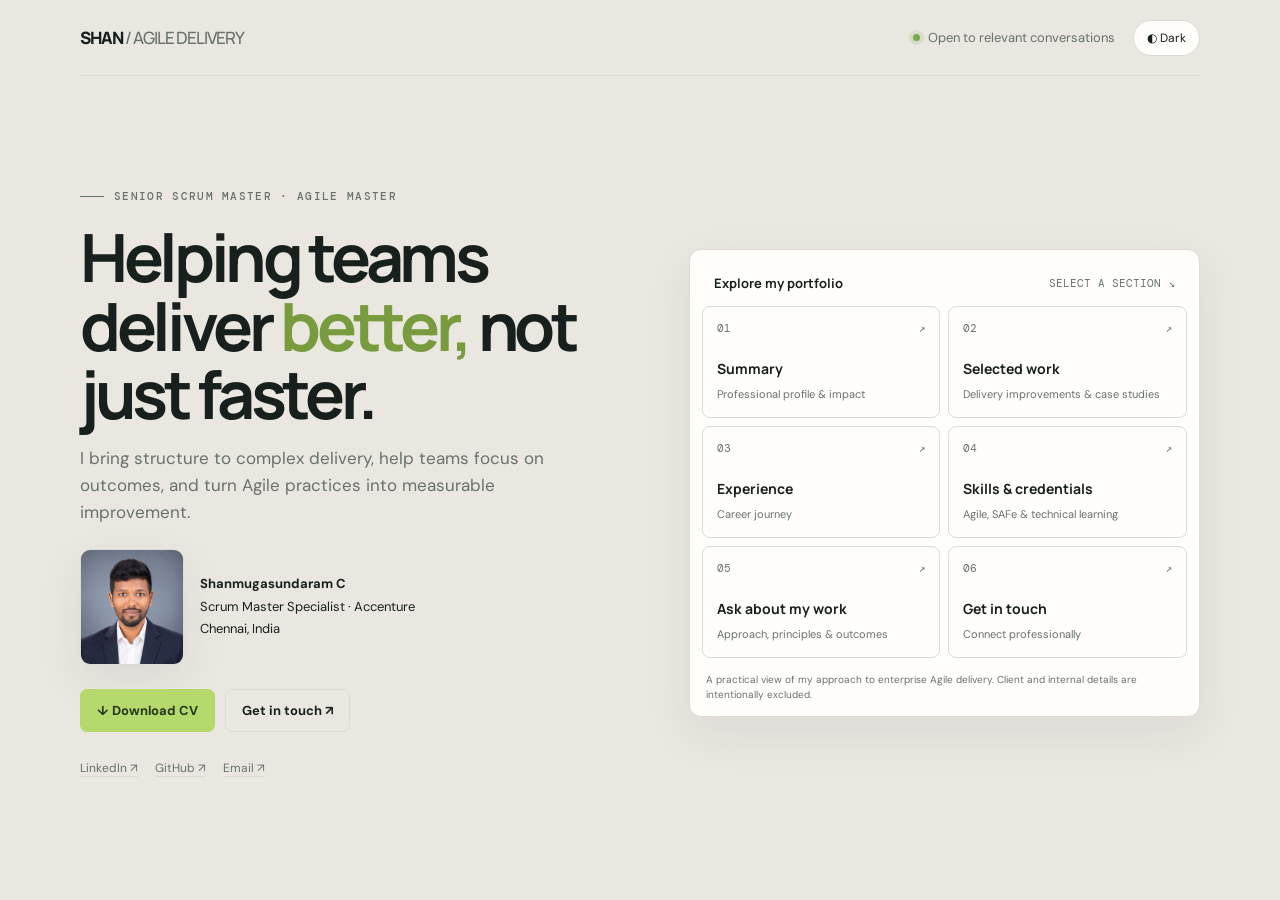
<file: index.html>
<!doctype html><html lang="en"><head><meta charset="utf-8"><meta name="viewport" content="width=device-width,initial-scale=1"><meta name="theme-color" content="#EAE7E1"><meta name="description" content="Shanmugasundaram C — Senior Scrum Master and Agile delivery professional focused on enterprise delivery, SAFe, and measurable team outcomes."><title>Home | Shanmugasundaram C</title><link rel="stylesheet" href="assets/styles.css"><script defer src="assets/script.js"></script></head><body><div class="shell"><header class="topbar"><a class="brand" href="/">SHAN<span> / AGILE DELIVERY</span></a><div class="topright"><span class="status"><i class="dot"></i> Open to relevant conversations</span><button class="theme" data-theme-toggle aria-label="Toggle color theme">◐ Dark</button></div></header><main class="home"><section><div class="eyebrow">Senior Scrum Master · Agile Master</div><h1>Helping teams deliver <em>better,</em> not just faster.</h1><p class="subhead">I bring structure to complex delivery, help teams focus on outcomes, and turn Agile practices into measurable improvement.</p><div class="profile-identity"><img class="profile-photo" src="assets/shan-profile.png" alt="Professional portrait of Shanmugasundaram C"><p class="identity"><strong>Shanmugasundaram C</strong><br>Scrum Master Specialist · Accenture<br>Chennai, India</p></div><div class="actions"><a class="btn primary" href="/assets/Shanmugasundaram_C_Profile.pdf" download>↓ Download CV</a><a class="btn" href="/contact">Get in touch ↗</a></div><div class="socials"><a href="https://www.linkedin.com/in/shan-c/" target="_blank" rel="noopener">LinkedIn ↗</a><a href="https://github.com/Shanmca13" target="_blank" rel="noopener">GitHub ↗</a><a href="mailto:shan.chinnathambi@accenture.com">Email ↗</a></div></section><section class="navpanel"><div class="navhead"><strong>Explore my portfolio</strong><span>SELECT A SECTION ↘</span></div><div class="navgrid"><a class="navcard" href="/summary"><span class="num">01 <span class="arrow">↗</span></span><div><strong>Summary</strong><small>Professional profile & impact</small></div></a><a class="navcard" href="/work"><span class="num">02 <span class="arrow">↗</span></span><div><strong>Selected work</strong><small>Delivery improvements & case studies</small></div></a><a class="navcard" href="/experience"><span class="num">03 <span class="arrow">↗</span></span><div><strong>Experience</strong><small>Career journey</small></div></a><a class="navcard" href="/skills"><span class="num">04 <span class="arrow">↗</span></span><div><strong>Skills & credentials</strong><small>Agile, SAFe & technical learning</small></div></a><a class="navcard" href="/ask"><span class="num">05 <span class="arrow">↗</span></span><div><strong>Ask about my work</strong><small>Approach, principles & outcomes</small></div></a><a class="navcard" href="/contact"><span class="num">06 <span class="arrow">↗</span></span><div><strong>Get in touch</strong><small>Connect professionally</small></div></a></div><p class="footnote">A practical view of my approach to enterprise Agile delivery. Client and internal details are intentionally excluded.</p></section></main></div></body></html>
</file>
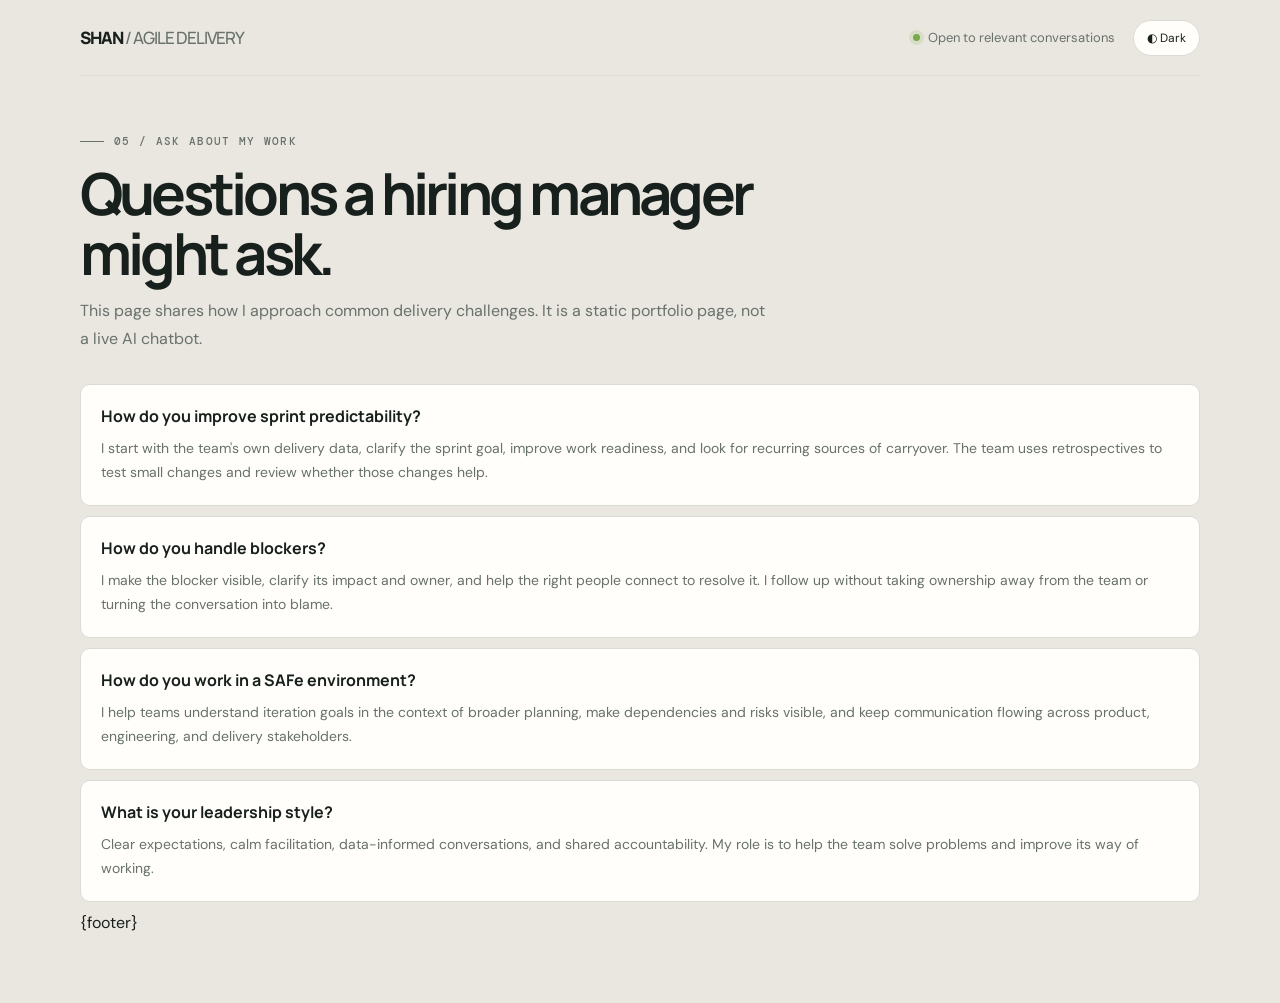
<file: ask/index.html>
<!doctype html><html lang="en"><head><meta charset="utf-8"><meta name="viewport" content="width=device-width,initial-scale=1"><meta name="theme-color" content="#EAE7E1"><meta name="description" content="Shanmugasundaram C — Senior Scrum Master and Agile delivery professional focused on enterprise delivery, SAFe, and measurable team outcomes."><title>Ask About My Work | Shanmugasundaram C</title><link rel="stylesheet" href="../assets/styles.css"><script defer src="../assets/script.js"></script></head><body><div class="shell"><header class="topbar"><a class="brand" href="/">SHAN<span> / AGILE DELIVERY</span></a><div class="topright"><span class="status"><i class="dot"></i> Open to relevant conversations</span><button class="theme" data-theme-toggle aria-label="Toggle color theme">◐ Dark</button></div></header><main class="page"><div class="pagehead"><div class="eyebrow">05 / Ask about my work</div><h1>Questions a hiring manager might ask.</h1><p>This page shares how I approach common delivery challenges. It is a static portfolio page, not a live AI chatbot.</p></div><article class="qa"><h2>How do you improve sprint predictability?</h2><p>I start with the team's own delivery data, clarify the sprint goal, improve work readiness, and look for recurring sources of carryover. The team uses retrospectives to test small changes and review whether those changes help.</p></article><article class="qa"><h2>How do you handle blockers?</h2><p>I make the blocker visible, clarify its impact and owner, and help the right people connect to resolve it. I follow up without taking ownership away from the team or turning the conversation into blame.</p></article><article class="qa"><h2>How do you work in a SAFe environment?</h2><p>I help teams understand iteration goals in the context of broader planning, make dependencies and risks visible, and keep communication flowing across product, engineering, and delivery stakeholders.</p></article><article class="qa"><h2>What is your leadership style?</h2><p>Clear expectations, calm facilitation, data-informed conversations, and shared accountability. My role is to help the team solve problems and improve its way of working.</p></article>{footer}</main></div></body></html>
</file>
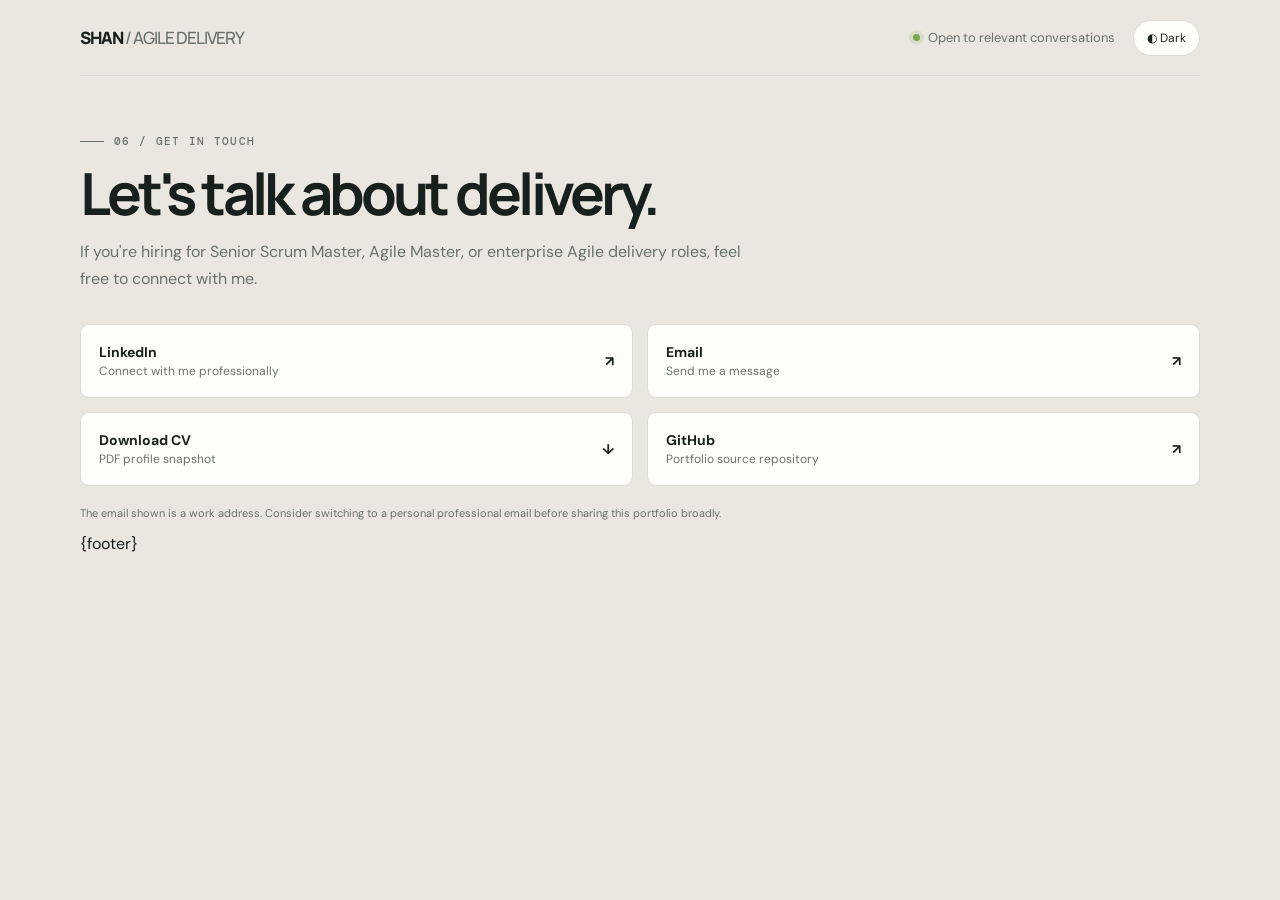
<file: contact/index.html>
<!doctype html><html lang="en"><head><meta charset="utf-8"><meta name="viewport" content="width=device-width,initial-scale=1"><meta name="theme-color" content="#EAE7E1"><meta name="description" content="Shanmugasundaram C — Senior Scrum Master and Agile delivery professional focused on enterprise delivery, SAFe, and measurable team outcomes."><title>Contact | Shanmugasundaram C</title><link rel="stylesheet" href="../assets/styles.css"><script defer src="../assets/script.js"></script></head><body><div class="shell"><header class="topbar"><a class="brand" href="/">SHAN<span> / AGILE DELIVERY</span></a><div class="topright"><span class="status"><i class="dot"></i> Open to relevant conversations</span><button class="theme" data-theme-toggle aria-label="Toggle color theme">◐ Dark</button></div></header><main class="page"><div class="pagehead"><div class="eyebrow">06 / Get in touch</div><h1>Let's talk about delivery.</h1><p>If you're hiring for Senior Scrum Master, Agile Master, or enterprise Agile delivery roles, feel free to connect with me.</p></div><div class="contactgrid"><a class="contactlink" href="https://www.linkedin.com/in/shan-c/" target="_blank" rel="noopener"><div>LinkedIn<br><span>Connect with me professionally</span></div><b>↗</b></a><a class="contactlink" href="mailto:shan.chinnathambi@accenture.com"><div>Email<br><span>Send me a message</span></div><b>↗</b></a><a class="contactlink" href="/assets/Shanmugasundaram_C_Profile.pdf" download><div>Download CV<br><span>PDF profile snapshot</span></div><b>↓</b></a><a class="contactlink" href="https://github.com/Shanmca13" target="_blank" rel="noopener"><div>GitHub<br><span>Portfolio source repository</span></div><b>↗</b></a></div><p class="disclaimer">The email shown is a work address. Consider switching to a personal professional email before sharing this portfolio broadly.</p>{footer}</main></div></body></html>
</file>
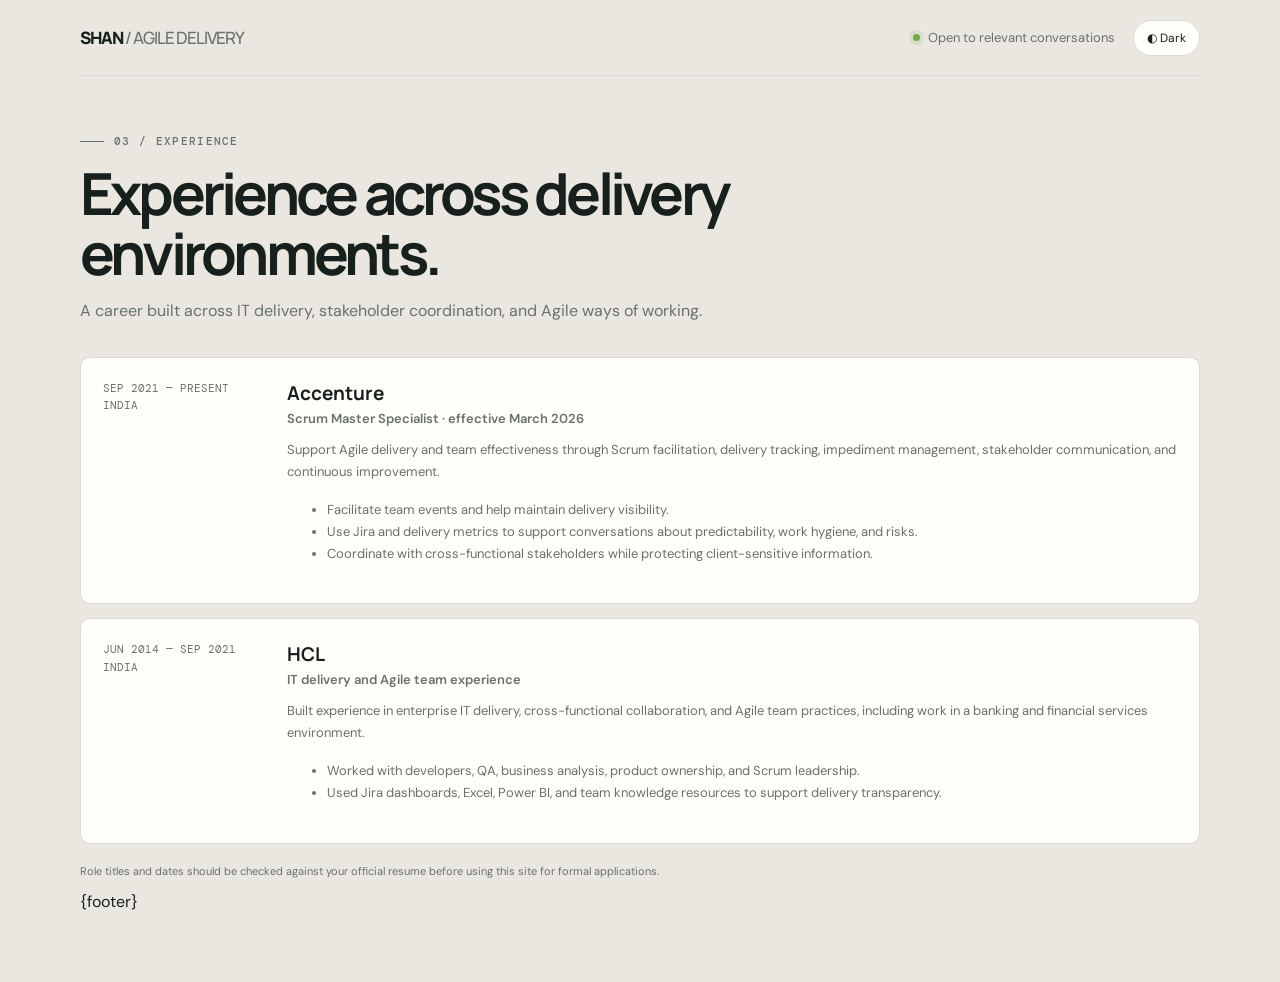
<file: experience/index.html>
<!doctype html><html lang="en"><head><meta charset="utf-8"><meta name="viewport" content="width=device-width,initial-scale=1"><meta name="theme-color" content="#EAE7E1"><meta name="description" content="Shanmugasundaram C — Senior Scrum Master and Agile delivery professional focused on enterprise delivery, SAFe, and measurable team outcomes."><title>Experience | Shanmugasundaram C</title><link rel="stylesheet" href="../assets/styles.css"><script defer src="../assets/script.js"></script></head><body><div class="shell"><header class="topbar"><a class="brand" href="/">SHAN<span> / AGILE DELIVERY</span></a><div class="topright"><span class="status"><i class="dot"></i> Open to relevant conversations</span><button class="theme" data-theme-toggle aria-label="Toggle color theme">◐ Dark</button></div></header><main class="page"><div class="pagehead"><div class="eyebrow">03 / Experience</div><h1>Experience across delivery environments.</h1><p>A career built across IT delivery, stakeholder coordination, and Agile ways of working.</p></div><div class="timeline"><article class="role"><div class="date">SEP 2021 — PRESENT<br>INDIA</div><div><h2>Accenture</h2><h3>Scrum Master Specialist · effective March 2026</h3><p>Support Agile delivery and team effectiveness through Scrum facilitation, delivery tracking, impediment management, stakeholder communication, and continuous improvement.</p><ul><li>Facilitate team events and help maintain delivery visibility.</li><li>Use Jira and delivery metrics to support conversations about predictability, work hygiene, and risks.</li><li>Coordinate with cross-functional stakeholders while protecting client-sensitive information.</li></ul></div></article><article class="role"><div class="date">JUN 2014 — SEP 2021<br>INDIA</div><div><h2>HCL</h2><h3>IT delivery and Agile team experience</h3><p>Built experience in enterprise IT delivery, cross-functional collaboration, and Agile team practices, including work in a banking and financial services environment.</p><ul><li>Worked with developers, QA, business analysis, product ownership, and Scrum leadership.</li><li>Used Jira dashboards, Excel, Power BI, and team knowledge resources to support delivery transparency.</li></ul></div></article></div><p class="disclaimer">Role titles and dates should be checked against your official resume before using this site for formal applications.</p>{footer}</main></div></body></html>
</file>
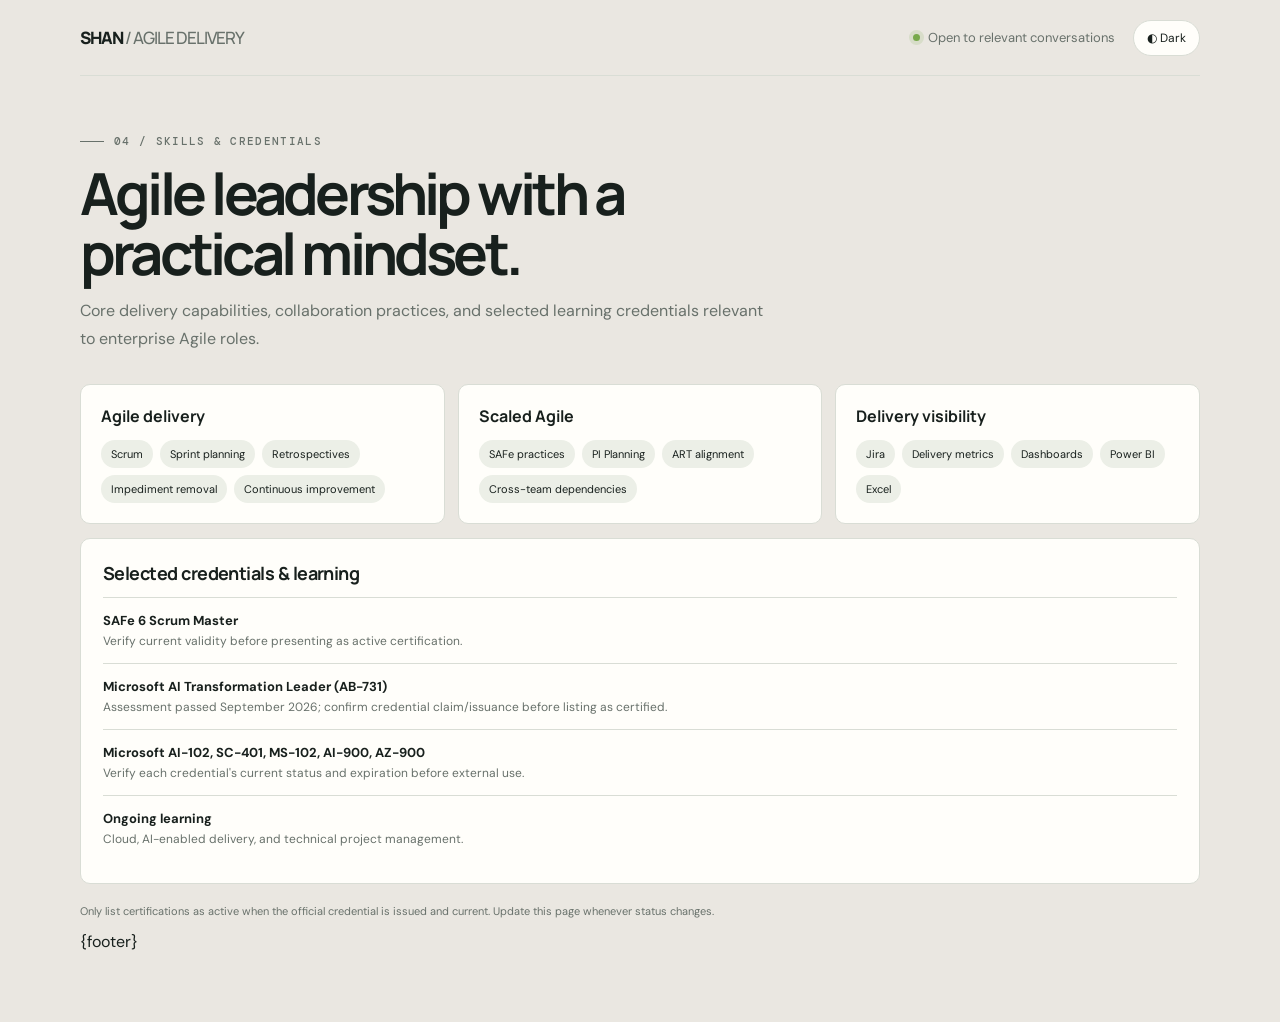
<file: skills/index.html>
<!doctype html><html lang="en"><head><meta charset="utf-8"><meta name="viewport" content="width=device-width,initial-scale=1"><meta name="theme-color" content="#EAE7E1"><meta name="description" content="Shanmugasundaram C — Senior Scrum Master and Agile delivery professional focused on enterprise delivery, SAFe, and measurable team outcomes."><title>Skills & Credentials | Shanmugasundaram C</title><link rel="stylesheet" href="../assets/styles.css"><script defer src="../assets/script.js"></script></head><body><div class="shell"><header class="topbar"><a class="brand" href="/">SHAN<span> / AGILE DELIVERY</span></a><div class="topright"><span class="status"><i class="dot"></i> Open to relevant conversations</span><button class="theme" data-theme-toggle aria-label="Toggle color theme">◐ Dark</button></div></header><main class="page"><div class="pagehead"><div class="eyebrow">04 / Skills & credentials</div><h1>Agile leadership with a practical mindset.</h1><p>Core delivery capabilities, collaboration practices, and selected learning credentials relevant to enterprise Agile roles.</p></div><div class="skillgrid"><article class="skill"><h2>Agile delivery</h2><div class="pills"><span class="pill">Scrum</span><span class="pill">Sprint planning</span><span class="pill">Retrospectives</span><span class="pill">Impediment removal</span><span class="pill">Continuous improvement</span></div></article><article class="skill"><h2>Scaled Agile</h2><div class="pills"><span class="pill">SAFe practices</span><span class="pill">PI Planning</span><span class="pill">ART alignment</span><span class="pill">Cross-team dependencies</span></div></article><article class="skill"><h2>Delivery visibility</h2><div class="pills"><span class="pill">Jira</span><span class="pill">Delivery metrics</span><span class="pill">Dashboards</span><span class="pill">Power BI</span><span class="pill">Excel</span></div></article></div><div class="panel" style="margin-top:14px"><h2>Selected credentials & learning</h2><div class="credential"><strong>SAFe 6 Scrum Master</strong><span>Verify current validity before presenting as active certification.</span></div><div class="credential"><strong>Microsoft AI Transformation Leader (AB-731)</strong><span>Assessment passed September 2026; confirm credential claim/issuance before listing as certified.</span></div><div class="credential"><strong>Microsoft AI-102, SC-401, MS-102, AI-900, AZ-900</strong><span>Verify each credential's current status and expiration before external use.</span></div><div class="credential"><strong>Ongoing learning</strong><span>Cloud, AI-enabled delivery, and technical project management.</span></div></div><p class="disclaimer">Only list certifications as active when the official credential is issued and current. Update this page whenever status changes.</p>{footer}</main></div></body></html>
</file>
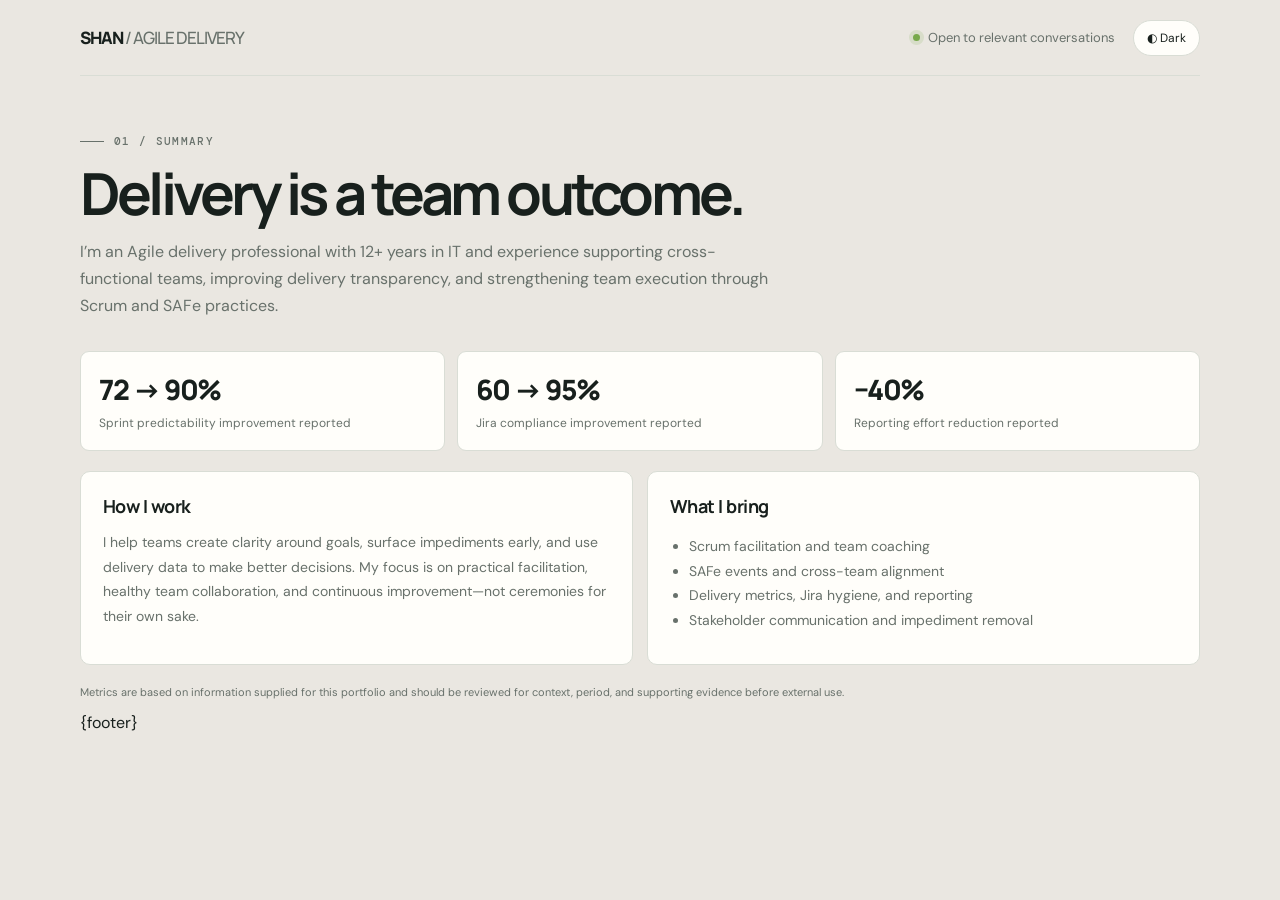
<file: summary/index.html>
<!doctype html><html lang="en"><head><meta charset="utf-8"><meta name="viewport" content="width=device-width,initial-scale=1"><meta name="theme-color" content="#EAE7E1"><meta name="description" content="Shanmugasundaram C — Senior Scrum Master and Agile delivery professional focused on enterprise delivery, SAFe, and measurable team outcomes."><title>Summary | Shanmugasundaram C</title><link rel="stylesheet" href="../assets/styles.css"><script defer src="../assets/script.js"></script></head><body><div class="shell"><header class="topbar"><a class="brand" href="/">SHAN<span> / AGILE DELIVERY</span></a><div class="topright"><span class="status"><i class="dot"></i> Open to relevant conversations</span><button class="theme" data-theme-toggle aria-label="Toggle color theme">◐ Dark</button></div></header><main class="page"><div class="pagehead"><div class="eyebrow">01 / Summary</div><h1>Delivery is a team outcome.</h1><p>I’m an Agile delivery professional with 12+ years in IT and experience supporting cross-functional teams, improving delivery transparency, and strengthening team execution through Scrum and SAFe practices.</p></div><div class="metricgrid"><div class="metric"><b>72 → 90%</b><span>Sprint predictability improvement reported</span></div><div class="metric"><b>60 → 95%</b><span>Jira compliance improvement reported</span></div><div class="metric"><b>−40%</b><span>Reporting effort reduction reported</span></div></div><div class="layout"><article class="panel"><h2>How I work</h2><p>I help teams create clarity around goals, surface impediments early, and use delivery data to make better decisions. My focus is on practical facilitation, healthy team collaboration, and continuous improvement—not ceremonies for their own sake.</p></article><article class="panel"><h2>What I bring</h2><ul><li>Scrum facilitation and team coaching</li><li>SAFe events and cross-team alignment</li><li>Delivery metrics, Jira hygiene, and reporting</li><li>Stakeholder communication and impediment removal</li></ul></article></div><p class="disclaimer">Metrics are based on information supplied for this portfolio and should be reviewed for context, period, and supporting evidence before external use.</p>{footer}</main></div></body></html>
</file>
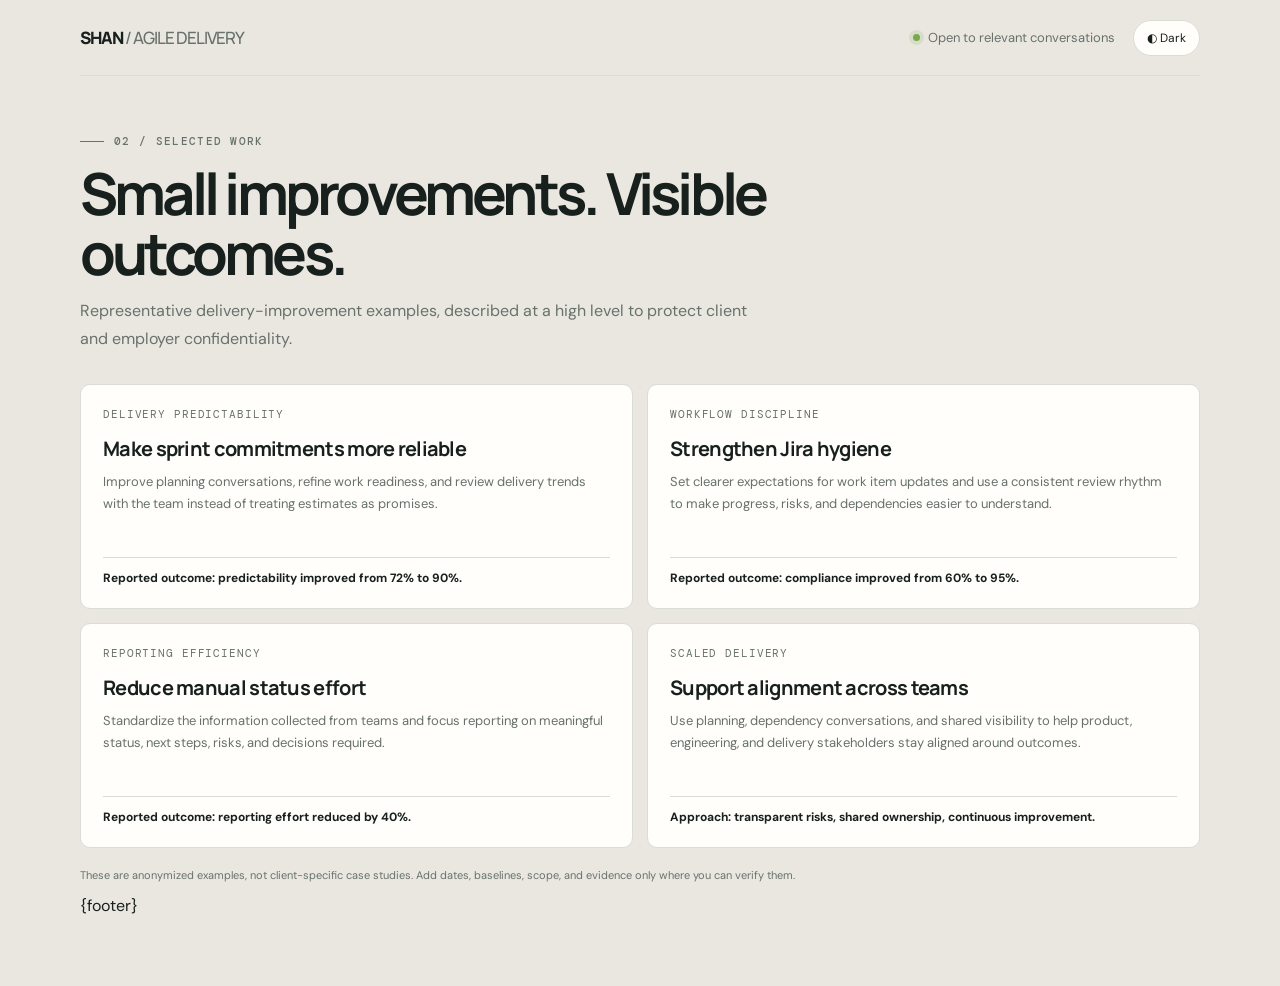
<file: work/index.html>
<!doctype html><html lang="en"><head><meta charset="utf-8"><meta name="viewport" content="width=device-width,initial-scale=1"><meta name="theme-color" content="#EAE7E1"><meta name="description" content="Shanmugasundaram C — Senior Scrum Master and Agile delivery professional focused on enterprise delivery, SAFe, and measurable team outcomes."><title>Selected Work | Shanmugasundaram C</title><link rel="stylesheet" href="../assets/styles.css"><script defer src="../assets/script.js"></script></head><body><div class="shell"><header class="topbar"><a class="brand" href="/">SHAN<span> / AGILE DELIVERY</span></a><div class="topright"><span class="status"><i class="dot"></i> Open to relevant conversations</span><button class="theme" data-theme-toggle aria-label="Toggle color theme">◐ Dark</button></div></header><main class="page"><div class="pagehead"><div class="eyebrow">02 / Selected work</div><h1>Small improvements. Visible outcomes.</h1><p>Representative delivery-improvement examples, described at a high level to protect client and employer confidentiality.</p></div><div class="cards"><article class="case"><span class="tag">Delivery predictability</span><h2>Make sprint commitments more reliable</h2><p>Improve planning conversations, refine work readiness, and review delivery trends with the team instead of treating estimates as promises.</p><div class="result">Reported outcome: predictability improved from 72% to 90%.</div></article><article class="case"><span class="tag">Workflow discipline</span><h2>Strengthen Jira hygiene</h2><p>Set clearer expectations for work item updates and use a consistent review rhythm to make progress, risks, and dependencies easier to understand.</p><div class="result">Reported outcome: compliance improved from 60% to 95%.</div></article><article class="case"><span class="tag">Reporting efficiency</span><h2>Reduce manual status effort</h2><p>Standardize the information collected from teams and focus reporting on meaningful status, next steps, risks, and decisions required.</p><div class="result">Reported outcome: reporting effort reduced by 40%.</div></article><article class="case"><span class="tag">Scaled delivery</span><h2>Support alignment across teams</h2><p>Use planning, dependency conversations, and shared visibility to help product, engineering, and delivery stakeholders stay aligned around outcomes.</p><div class="result">Approach: transparent risks, shared ownership, continuous improvement.</div></article></div><p class="disclaimer">These are anonymized examples, not client-specific case studies. Add dates, baselines, scope, and evidence only where you can verify them.</p>{footer}</main></div></body></html>
</file>
<file: assets/styles.css>
@import url('https://fonts.googleapis.com/css2?family=DM+Mono:wght@400;500&family=DM+Sans:wght@400;500;600;700&family=Manrope:wght@400;500;600;700;800&display=swap');
:root{--bg:#EAE7E1;--panel:#fffefa;--ink:#18201d;--muted:#68716b;--line:#d9ddd5;--accent:#b5d96c;--accent-ink:#26361a;--chip:#ecefe7;--shadow:0 16px 48px rgba(30,40,28,.07)}
[data-theme="dark"]{--bg:#151916;--panel:#1d231f;--ink:#edf1e9;--muted:#a9b2a8;--line:#39423a;--accent:#c4ed7a;--accent-ink:#202c16;--chip:#293129;--shadow:0 16px 48px rgba(0,0,0,.18)}
*{box-sizing:border-box}html{min-height:100%;scroll-behavior:smooth}body{margin:0;background:var(--bg);color:var(--ink);font-family:'DM Sans',sans-serif;transition:background .2s,color .2s}a{color:inherit;text-decoration:none}button{font:inherit}.shell{width:min(1120px,calc(100% - 48px));margin:auto}.topbar{height:76px;display:flex;align-items:center;justify-content:space-between;border-bottom:1px solid var(--line)}.brand{font:800 17px Manrope,sans-serif;letter-spacing:-.06em}.brand span{color:var(--muted);font-weight:500}.topright{display:flex;gap:18px;align-items:center;color:var(--muted);font-size:13px}.status{display:flex;gap:8px;align-items:center}.dot{height:7px;width:7px;border-radius:50%;background:#78a94b;box-shadow:0 0 0 4px color-mix(in srgb,#78a94b 16%,transparent)}.theme{border:1px solid var(--line);border-radius:999px;background:var(--panel);color:var(--ink);padding:9px 13px;cursor:pointer;font-size:12px}.home{min-height:calc(100vh - 77px);display:grid;grid-template-columns:minmax(0,1.02fr) minmax(360px,.98fr);gap:clamp(34px,6vw,88px);align-items:center;padding:34px 0 44px}.eyebrow,.mono{font:500 11px 'DM Mono',monospace;letter-spacing:.12em;text-transform:uppercase;color:var(--muted)}.eyebrow{display:flex;gap:10px;align-items:center}.eyebrow:before{content:'';width:24px;height:1px;background:var(--muted)}h1,h2,h3,p{margin-top:0}h1{font:700 clamp(42px,5.2vw,69px)/1.03 Manrope,sans-serif;letter-spacing:-.065em;margin:20px 0 16px;max-width:620px}h1 em{font-style:normal;color:#789b3e} .subhead{font-size:17px;line-height:1.6;color:var(--muted);max-width:510px;margin-bottom:22px}.identity{font-size:13px;line-height:1.7;margin:0 0 26px}.identity strong{font-weight:700}.actions{display:flex;gap:10px;flex-wrap:wrap;margin-bottom:28px}.btn{display:inline-flex;align-items:center;justify-content:center;gap:8px;padding:12px 16px;border:1px solid var(--line);border-radius:7px;font-size:13px;font-weight:700;transition:transform .15s,background .15s}.btn:hover,.navcard:hover{transform:translateY(-2px)}.btn.primary{background:var(--accent);border-color:var(--accent);color:var(--accent-ink)}.socials{display:flex;gap:17px;font-size:12px;color:var(--muted)}.socials a{text-decoration:underline;text-decoration-color:var(--line);text-underline-offset:4px}.navpanel{background:var(--panel);border:1px solid var(--line);border-radius:12px;box-shadow:var(--shadow);padding:12px}.navhead{display:flex;justify-content:space-between;align-items:center;padding:12px 12px 14px}.navhead strong{font:700 13px Manrope,sans-serif}.navhead span{font:11px 'DM Mono',monospace;color:var(--muted)}.navgrid{display:grid;grid-template-columns:1fr 1fr;gap:8px}.navcard{min-height:112px;border:1px solid var(--line);border-radius:8px;padding:14px;display:flex;flex-direction:column;justify-content:space-between;transition:transform .15s,background .15s}.navcard:hover{background:var(--bg)}.navcard .num{font:11px 'DM Mono',monospace;color:var(--muted)}.navcard .arrow{float:right;color:var(--muted)}.navcard strong{display:block;font:700 14px Manrope,sans-serif;margin-bottom:4px}.navcard small{font-size:11px;color:var(--muted)}.footnote{font-size:10px;color:var(--muted);margin:14px 4px 2px;line-height:1.5}.page{min-height:calc(100vh - 77px);padding:58px 0 70px}.pagehead{max-width:760px;margin-bottom:32px}.pagehead h1{font-size:clamp(38px,5vw,58px);max-width:780px;margin:15px 0}.pagehead p{color:var(--muted);font-size:16px;line-height:1.7;max-width:690px}.layout{display:grid;grid-template-columns:1fr 1fr;gap:14px}.panel{background:var(--panel);border:1px solid var(--line);border-radius:10px;padding:22px}.panel h2{font:700 18px Manrope,sans-serif;letter-spacing:-.03em;margin-bottom:12px}.panel p,.panel li{color:var(--muted);font-size:14px;line-height:1.75}.panel ul{padding-left:19px;margin-bottom:0}.metricgrid{display:grid;grid-template-columns:repeat(3,1fr);gap:12px;margin:20px 0}.metric{background:var(--panel);border:1px solid var(--line);border-radius:9px;padding:18px}.metric b{display:block;font:800 28px Manrope,sans-serif;letter-spacing:-.05em}.metric span{display:block;font-size:12px;line-height:1.5;color:var(--muted);margin-top:6px}.cards{display:grid;grid-template-columns:1fr 1fr;gap:14px}.case{border:1px solid var(--line);border-radius:10px;background:var(--panel);padding:22px;min-height:225px;display:flex;flex-direction:column}.case .tag{font:11px 'DM Mono',monospace;text-transform:uppercase;color:var(--muted);letter-spacing:.08em}.case h2{font:700 20px Manrope,sans-serif;letter-spacing:-.035em;margin:14px 0 9px}.case p{font-size:13px;line-height:1.7;color:var(--muted)}.case .result{margin-top:auto;padding-top:12px;border-top:1px solid var(--line);font-size:12px;font-weight:700}.timeline{display:grid;gap:14px}.role{display:grid;grid-template-columns:160px 1fr;gap:24px;border:1px solid var(--line);border-radius:10px;background:var(--panel);padding:22px}.role .date{font:11px 'DM Mono',monospace;color:var(--muted);line-height:1.6}.role h2{font:700 19px Manrope,sans-serif;margin:0 0 4px}.role h3{font-size:13px;color:var(--muted);font-weight:600;margin:0 0 12px}.role p,.role li{font-size:13px;line-height:1.7;color:var(--muted)}.skillgrid{display:grid;grid-template-columns:repeat(3,1fr);gap:13px}.skill{background:var(--panel);border:1px solid var(--line);border-radius:10px;padding:20px}.skill h2{font:700 16px Manrope,sans-serif}.pills{display:flex;flex-wrap:wrap;gap:7px}.pill{background:var(--chip);border-radius:999px;padding:7px 10px;font-size:11px;color:var(--ink)}.credential{padding:14px 0;border-top:1px solid var(--line)}.credential strong{display:block;font-size:13px}.credential span{display:block;font-size:12px;color:var(--muted);margin-top:4px}.qa{border:1px solid var(--line);border-radius:10px;background:var(--panel);padding:20px;margin-bottom:10px}.qa h2{font:700 16px Manrope,sans-serif;margin-bottom:9px}.qa p{font-size:14px;color:var(--muted);line-height:1.75;margin:0}.contactgrid{display:grid;grid-template-columns:1fr 1fr;gap:14px}.contactlink{display:flex;align-items:center;justify-content:space-between;border:1px solid var(--line);border-radius:9px;padding:18px;background:var(--panel);font-weight:700;font-size:14px}.contactlink span{font-size:12px;color:var(--muted);font-weight:400}.backrow{display:flex;justify-content:space-between;align-items:center;border-top:1px solid var(--line);padding-top:20px;margin-top:36px;font-size:12px;color:var(--muted)}.backrow a:hover,.socials a:hover{color:var(--ink)}.disclaimer{font-size:11px;color:var(--muted);line-height:1.65;margin-top:18px}.mobilebrand{display:none}
@media(max-width:800px){.shell{width:min(100% - 32px,620px)}.topbar{height:66px}.topright{gap:10px}.home{grid-template-columns:1fr;gap:25px;padding:42px 0}.home h1{font-size:clamp(42px,11vw,62px)}.navgrid{grid-template-columns:1fr 1fr}.navcard{min-height:100px}.page{padding:42px 0 50px}.layout,.cards,.contactgrid{grid-template-columns:1fr}.skillgrid{grid-template-columns:1fr 1fr}.metricgrid{grid-template-columns:repeat(3,1fr);gap:7px}.metric{padding:13px}.metric b{font-size:22px}.role{grid-template-columns:1fr;gap:10px}.role .date br{display:none}}
@media(max-width:480px){.shell{width:calc(100% - 28px)}.topright .status{display:none}.topbar{height:60px}.brand{font-size:15px}.theme{padding:8px 10px}.home{padding:30px 0;gap:24px}.subhead{font-size:15px}.navpanel{padding:8px}.navcard{padding:11px;min-height:94px}.navcard strong{font-size:12px}.navcard small{font-size:10px}.navhead{padding:10px}.socials{gap:12px;flex-wrap:wrap}.skillgrid{grid-template-columns:1fr}.metricgrid{grid-template-columns:1fr 1fr}.metric:last-child{grid-column:span 2}.pagehead h1{font-size:38px}.panel,.case,.skill,.role{padding:17px}}

/* Professional homepage portrait */
.profile-identity{display:flex;align-items:center;gap:16px;margin:0 0 24px}
.profile-photo{display:block;width:104px;height:116px;object-fit:cover;object-position:center 28%;border-radius:10px;border:1px solid var(--line);box-shadow:var(--shadow);flex:0 0 auto}
.profile-identity .identity{margin:0}
@media(max-width:700px){.profile-photo{width:86px;height:98px}.profile-identity{gap:12px}}
</file>
